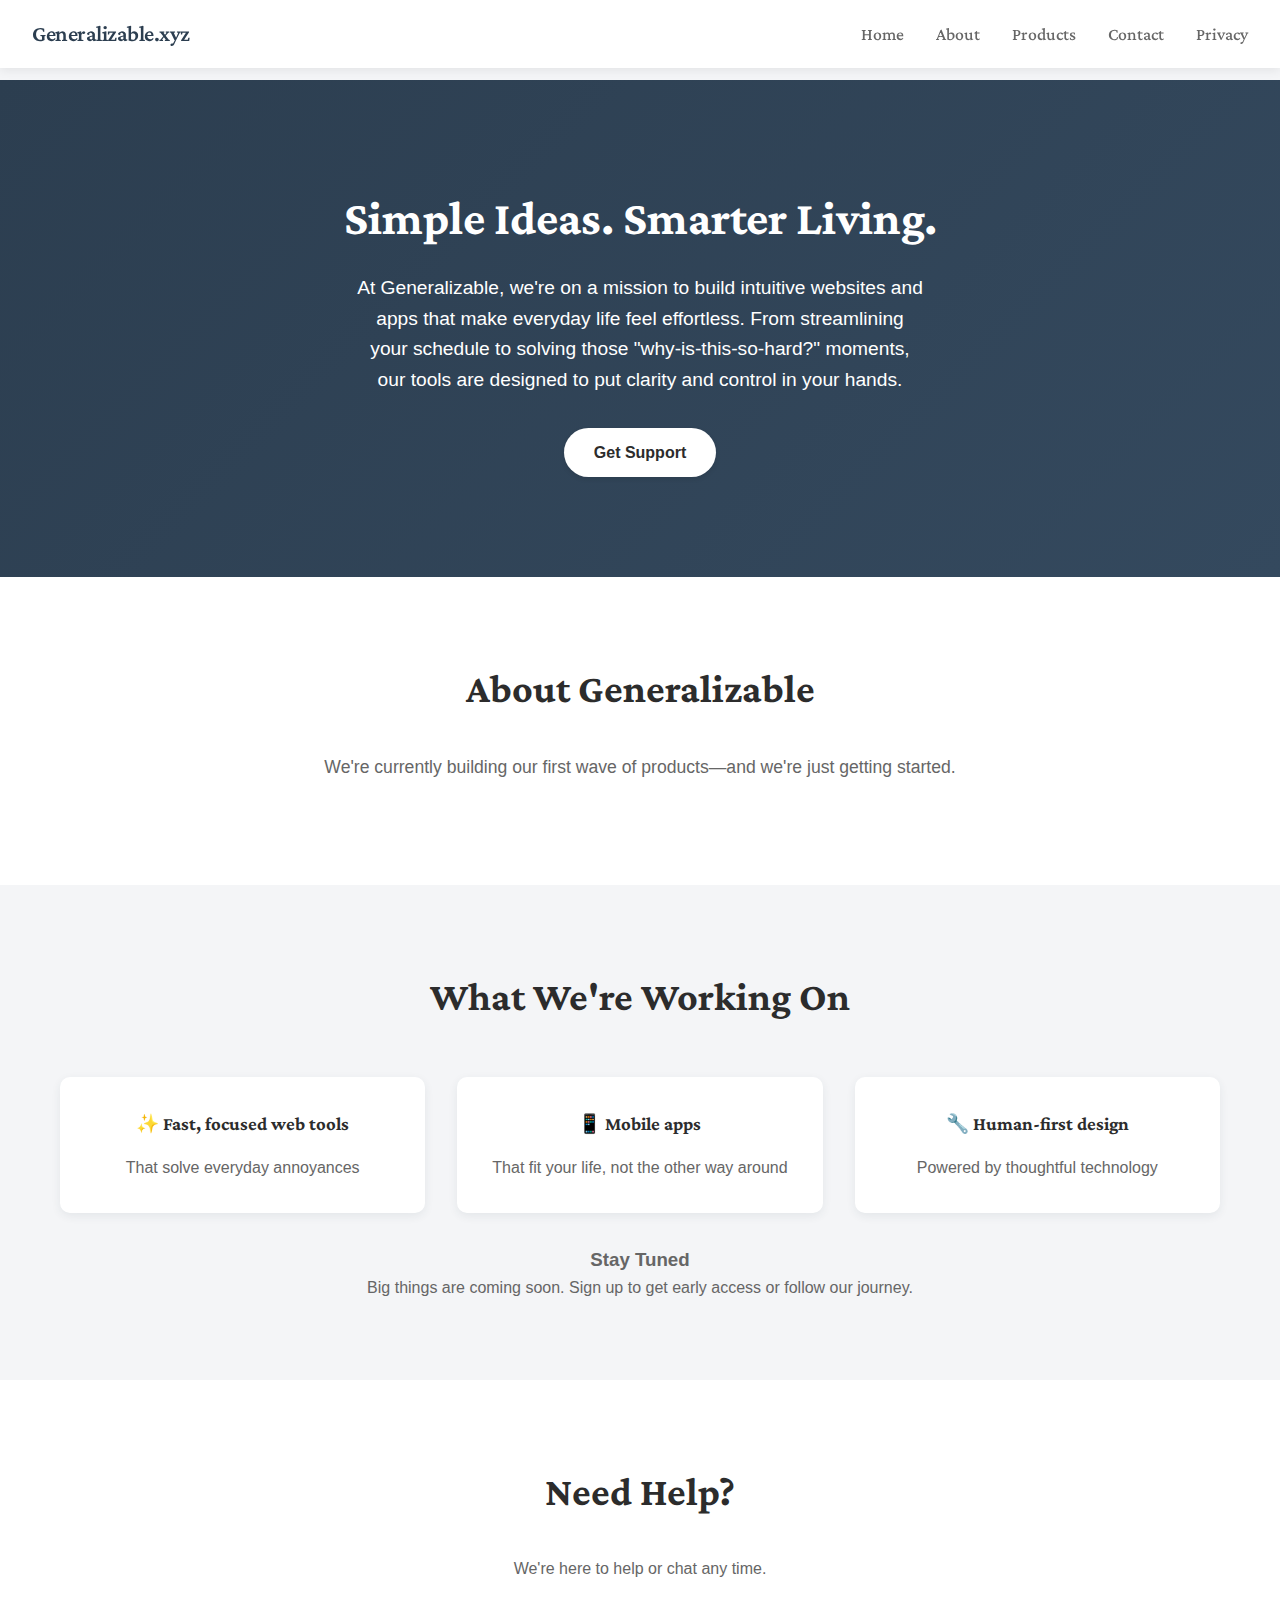
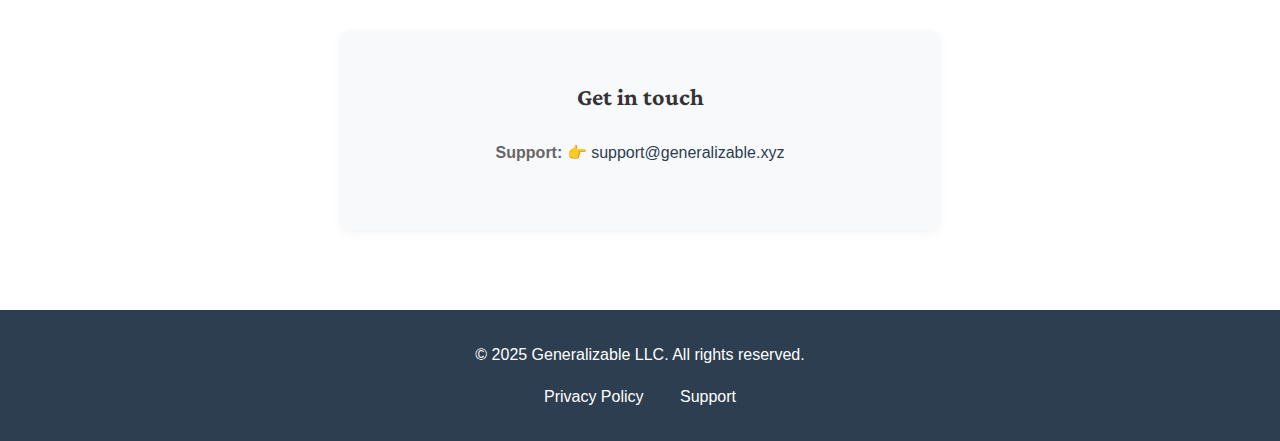
<file: index.html>
<!DOCTYPE html>
<html lang="en">
<head>
    <meta charset="UTF-8">
    <meta name="viewport" content="width=device-width, initial-scale=1.0">
    <title>Generalizable - Simple Ideas. Smarter Living.</title>
    <link rel="preconnect" href="https://fonts.googleapis.com">
    <link rel="preconnect" href="https://fonts.gstatic.com" crossorigin>
    <link href="https://fonts.googleapis.com/css2?family=Crimson+Pro:ital,wght@0,200..900;1,200..900&display=swap" rel="stylesheet">
    <link rel="stylesheet" href="styles.css">
</head>
<body>
    <header>
        <nav>
            <a href="index.html" class="logo">
                <span class="logo-text">Generalizable.xyz</span>
            </a>
            <button class="mobile-menu-toggle" aria-label="Toggle menu">
                <span></span>
                <span></span>
                <span></span>
            </button>
            <ul class="nav-links">
                <li><a href="#home">Home</a></li>
                <li><a href="#about">About</a></li>
                <li><a href="#apps">Products</a></li>
                <li><a href="#contact">Contact</a></li>
                <li><a href="privacy.html">Privacy</a></li>
            </ul>
        </nav>
    </header>

    <main>
        <section id="home" class="hero">
            <div class="hero-content">
                <h2>Simple Ideas. Smarter Living.</h2>
                <p>At Generalizable, we're on a mission to build intuitive websites and apps that make everyday life feel effortless. From streamlining your schedule to solving those "why-is-this-so-hard?" moments, our tools are designed to put clarity and control in your hands.</p>
                <a href="#contact" class="cta-button">Get Support</a>
            </div>
        </section>

        <section id="about" class="about">
            <div class="container">
                <h2>About Generalizable</h2>
                <p>We're currently building our first wave of products—and we're just getting started.</p>
            </div>
        </section>

        <section id="apps" class="apps">
            <div class="container">
                <h2>What We're Working On</h2>
                <div class="apps-grid">
                    <div class="app-placeholder">
                        <h3>✨ Fast, focused web tools</h3>
                        <p>That solve everyday annoyances</p>
                    </div>
                    <div class="app-placeholder">
                        <h3>📱 Mobile apps</h3>
                        <p>That fit your life, not the other way around</p>
                    </div>
                    <div class="app-placeholder">
                        <h3>🔧 Human-first design</h3>
                        <p>Powered by thoughtful technology</p>
                    </div>
                </div>
                <div style="text-align: center; margin-top: 2rem;">
                    <h3>Stay Tuned</h3>
                    <p>Big things are coming soon. Sign up to get early access or follow our journey.</p>
                </div>
            </div>
        </section>

        <section id="contact" class="contact">
            <div class="container">
                <h2>Need Help?</h2>
                <p style="text-align: center;">We're here to help or chat any time.</p>
                <div class="contact-details-centered">
                    <h3>Get in touch</h3>
                    <p><strong>Support:</strong> 👉 <a href="mailto:support@generalizable.xyz">support@generalizable.xyz</a></p>
                </div>
            </div>
        </section>
    </main>

    <footer>
        <div class="container">
            <p>&copy; 2025 Generalizable LLC. All rights reserved.</p>
            <div class="footer-links">
                <a href="privacy.html">Privacy Policy</a>
                <a href="#contact">Support</a>
            </div>
        </div>
    </footer>

    <script src="script.js"></script>
</body>
</html>
</file>
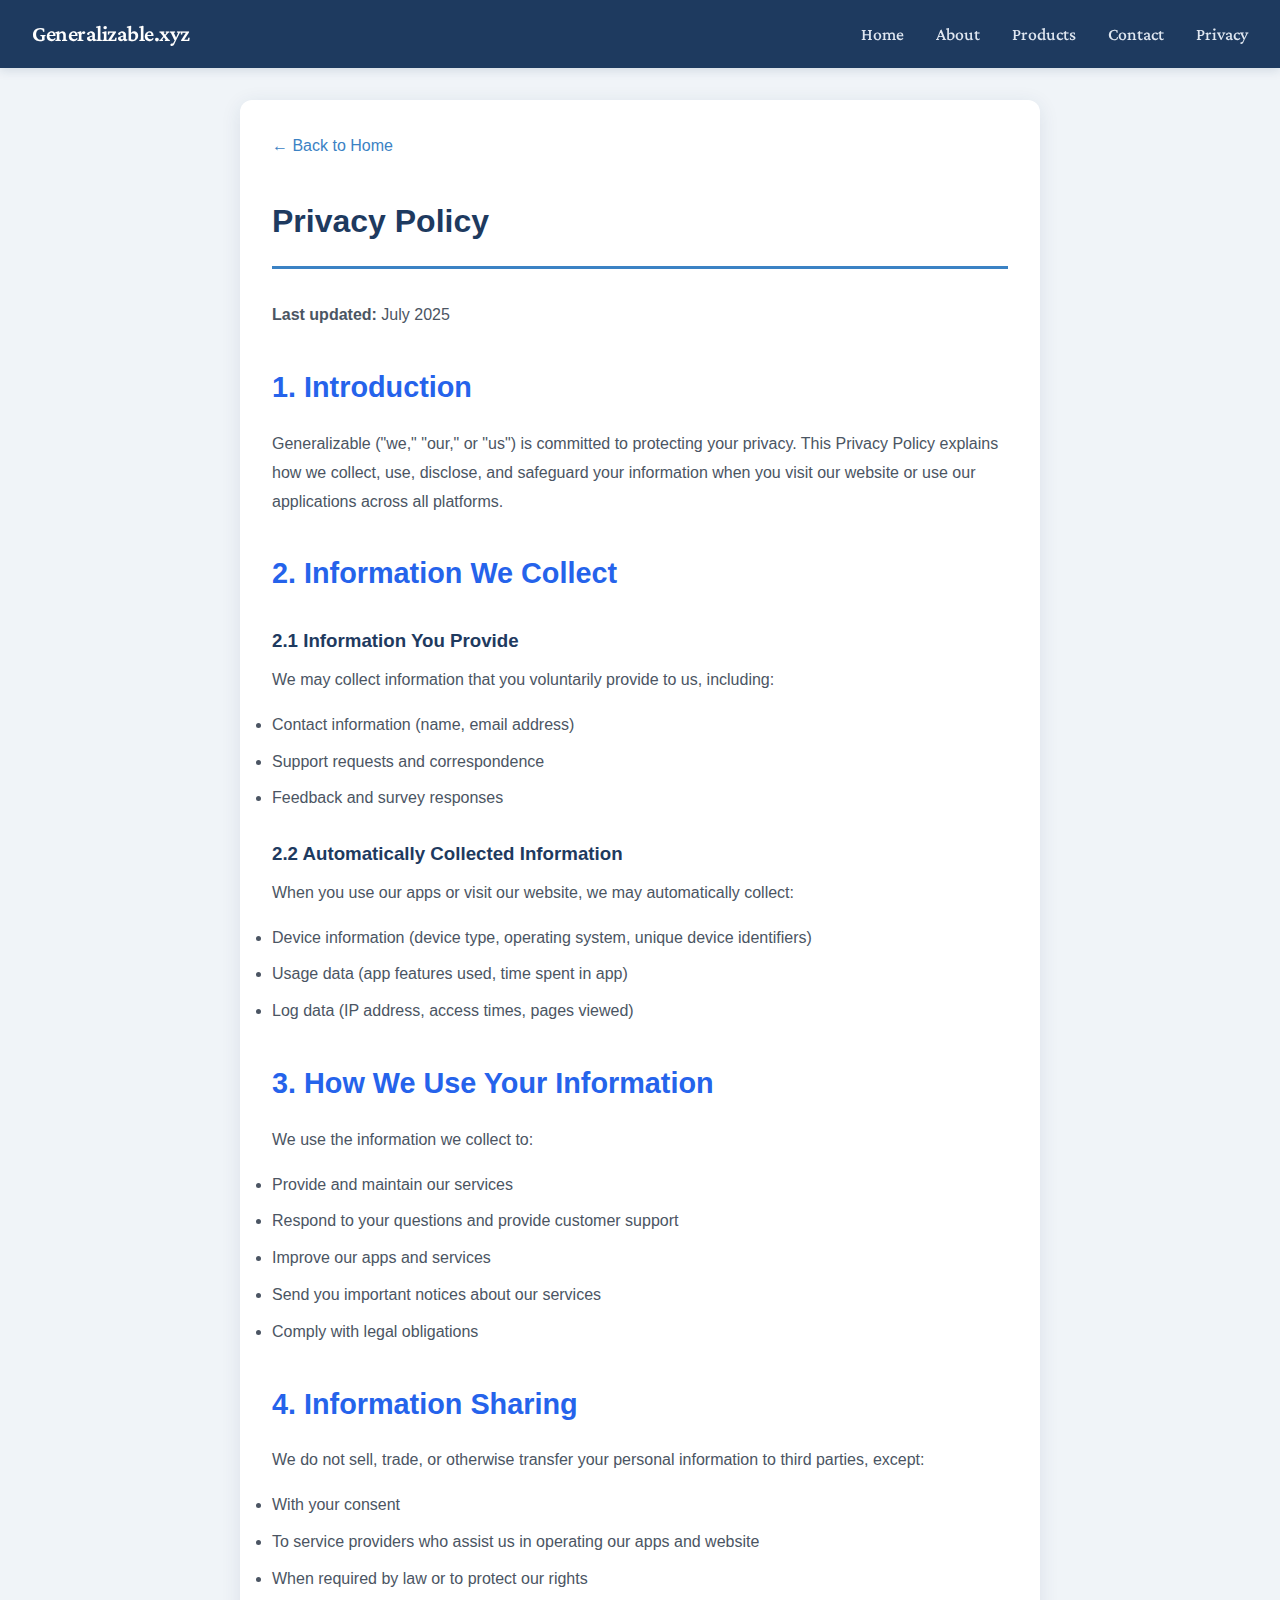
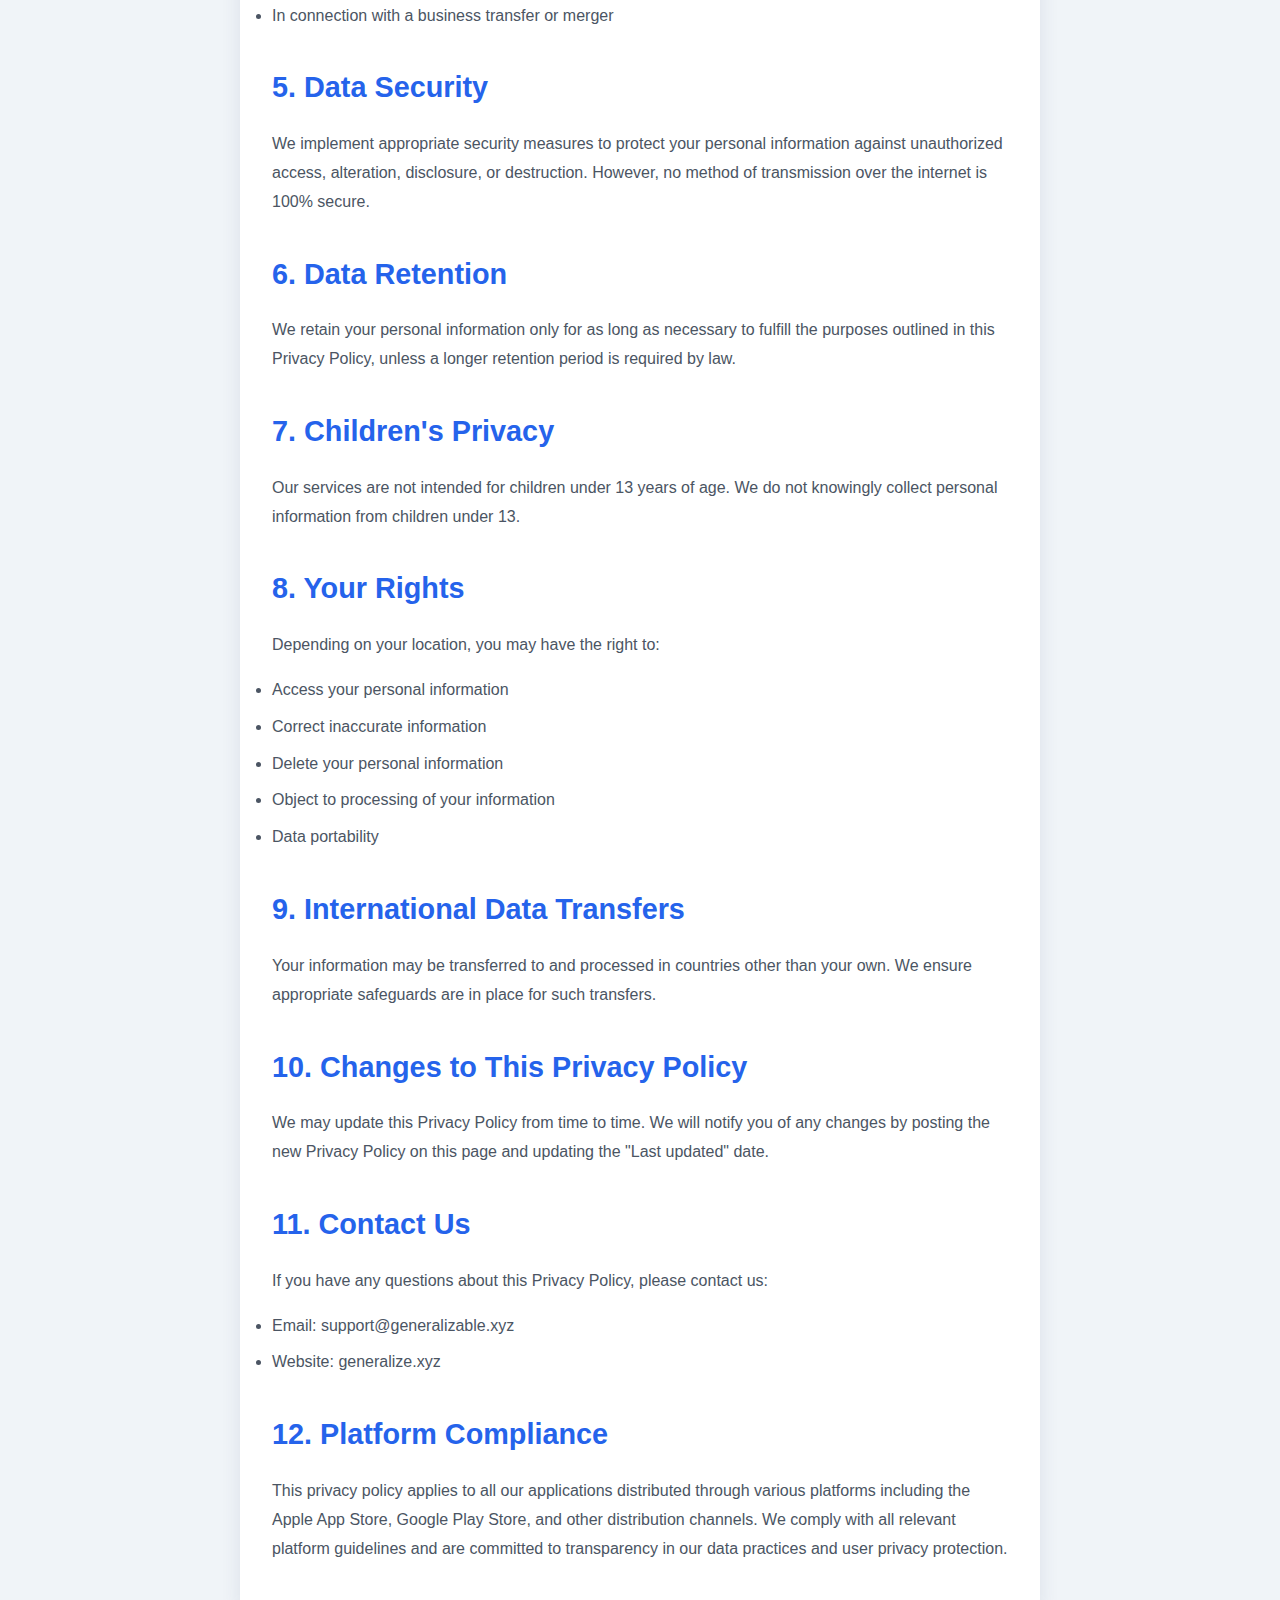
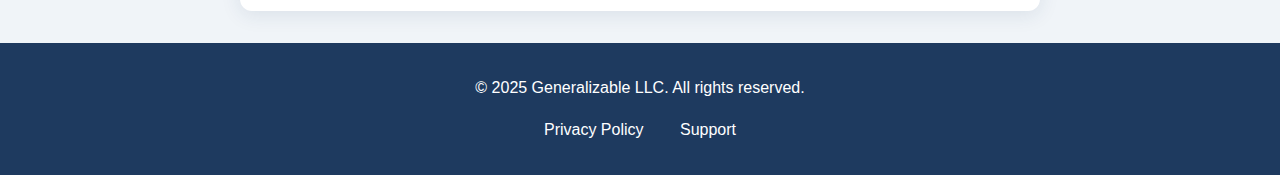
<file: privacy.html>
<!DOCTYPE html>
<html lang="en">
<head>
    <meta charset="UTF-8">
    <meta name="viewport" content="width=device-width, initial-scale=1.0">
    <title>Privacy Policy - Generalizable</title>
    <link rel="preconnect" href="https://fonts.googleapis.com">
    <link rel="preconnect" href="https://fonts.gstatic.com" crossorigin>
    <link href="https://fonts.googleapis.com/css2?family=Crimson+Pro:ital,wght@0,200..900;1,200..900&display=swap" rel="stylesheet">
    <link rel="stylesheet" href="styles.css">
    <style>
        body {
            background: #f0f4f8;
        }
        header {
            background: #1e3a5f;
            box-shadow: 0 2px 10px rgba(30, 58, 95, 0.15);
        }
        header .logo-text {
            color: #ffffff;
        }
        header .nav-links a {
            color: #e0e7f1;
        }
        header .nav-links a:hover {
            color: #ffffff;
        }
        .privacy-content {
            max-width: 800px;
            margin: 0 auto;
            padding: 2rem;
            line-height: 1.8;
            background: #ffffff;
            border-radius: 12px;
            box-shadow: 0 4px 20px rgba(30, 58, 95, 0.1);
            margin-top: 2rem;
            margin-bottom: 2rem;
        }
        .privacy-content h1 {
            color: #1e3a5f;
            border-bottom: 3px solid #3b82c4;
            padding-bottom: 1rem;
            margin-bottom: 2rem;
        }
        .privacy-content h2 {
            color: #2563eb;
            margin-top: 2rem;
            margin-bottom: 1rem;
            font-size: 1.8rem;
        }
        .privacy-content h3 {
            color: #1e3a5f;
            margin-top: 1.5rem;
            margin-bottom: 0.5rem;
        }
        .privacy-content p {
            margin-bottom: 1rem;
            color: #4b5563;
        }
        .privacy-content ul li {
            color: #4b5563;
            margin-bottom: 0.5rem;
        }
        .privacy-content a {
            color: #3b82c4;
        }
        .privacy-content a:hover {
            color: #2563eb;
        }
        .back-link {
            display: inline-block;
            margin-bottom: 2rem;
            color: #3b82c4;
            text-decoration: none;
            font-weight: 500;
        }
        .back-link:hover {
            text-decoration: underline;
            color: #2563eb;
        }
        footer {
            background: #1e3a5f;
        }
        footer a:hover {
            color: #93c5fd;
        }
        
        /* Mobile menu button styles */
        .mobile-menu-toggle {
            display: none;
            background: none;
            border: none;
            cursor: pointer;
            padding: 0.5rem;
            flex-direction: column;
            gap: 4px;
            align-items: center;
            justify-content: center;
        }
        
        .mobile-menu-toggle span {
            display: block;
            width: 25px;
            height: 3px;
            background: #ffffff;
            transition: 0.3s;
            border-radius: 2px;
        }
        
        /* Mobile styles for privacy page */
        @media (max-width: 768px) {
            header {
                overflow: visible;
            }
            
            nav {
                position: relative;
                overflow: visible;
            }
            
            .mobile-menu-toggle {
                display: flex;
                position: relative;
                z-index: 1001;
            }
            
            .nav-links {
                display: none;
                position: absolute;
                top: 100%;
                left: 0;
                right: 0;
                background: #1e3a5f;
                flex-direction: column;
                padding: 1rem;
                box-shadow: 0 5px 20px rgba(0,0,0,0.3);
                gap: 0.5rem;
                z-index: 1000;
                border-top: 2px solid rgba(255,255,255,0.1);
            }
            
            .nav-links.active {
                display: flex !important;
                visibility: visible !important;
                opacity: 1 !important;
            }
            
            .privacy-content {
                margin: 1rem;
                padding: 1.5rem;
            }
            
            .privacy-content h1 {
                font-size: 1.75rem;
            }
            
            .privacy-content h2 {
                font-size: 1.5rem;
            }
        }
    </style>
</head>
<body>
    <header>
        <nav>
            <a href="index.html" class="logo">
                <span class="logo-text">Generalizable.xyz</span>
            </a>
            <button class="mobile-menu-toggle" aria-label="Toggle menu">
                <span></span>
                <span></span>
                <span></span>
            </button>
            <ul class="nav-links">
                <li><a href="index.html">Home</a></li>
                <li><a href="index.html#about">About</a></li>
                <li><a href="index.html#apps">Products</a></li>
                <li><a href="index.html#contact">Contact</a></li>
                <li><a href="privacy.html">Privacy</a></li>
            </ul>
        </nav>
    </header>

    <main style="margin-top: 100px;">
        <div class="privacy-content">
            <a href="index.html" class="back-link">← Back to Home</a>
            
            <h1>Privacy Policy</h1>
            <p><strong>Last updated:</strong> July 2025</p>

            <h2>1. Introduction</h2>
            <p>Generalizable ("we," "our," or "us") is committed to protecting your privacy. This Privacy Policy explains how we collect, use, disclose, and safeguard your information when you visit our website or use our applications across all platforms.</p>

            <h2>2. Information We Collect</h2>
            
            <h3>2.1 Information You Provide</h3>
            <p>We may collect information that you voluntarily provide to us, including:</p>
            <ul>
                <li>Contact information (name, email address)</li>
                <li>Support requests and correspondence</li>
                <li>Feedback and survey responses</li>
            </ul>

            <h3>2.2 Automatically Collected Information</h3>
            <p>When you use our apps or visit our website, we may automatically collect:</p>
            <ul>
                <li>Device information (device type, operating system, unique device identifiers)</li>
                <li>Usage data (app features used, time spent in app)</li>
                <li>Log data (IP address, access times, pages viewed)</li>
            </ul>

            <h2>3. How We Use Your Information</h2>
            <p>We use the information we collect to:</p>
            <ul>
                <li>Provide and maintain our services</li>
                <li>Respond to your questions and provide customer support</li>
                <li>Improve our apps and services</li>
                <li>Send you important notices about our services</li>
                <li>Comply with legal obligations</li>
            </ul>

            <h2>4. Information Sharing</h2>
            <p>We do not sell, trade, or otherwise transfer your personal information to third parties, except:</p>
            <ul>
                <li>With your consent</li>
                <li>To service providers who assist us in operating our apps and website</li>
                <li>When required by law or to protect our rights</li>
                <li>In connection with a business transfer or merger</li>
            </ul>

            <h2>5. Data Security</h2>
            <p>We implement appropriate security measures to protect your personal information against unauthorized access, alteration, disclosure, or destruction. However, no method of transmission over the internet is 100% secure.</p>

            <h2>6. Data Retention</h2>
            <p>We retain your personal information only for as long as necessary to fulfill the purposes outlined in this Privacy Policy, unless a longer retention period is required by law.</p>

            <h2>7. Children's Privacy</h2>
            <p>Our services are not intended for children under 13 years of age. We do not knowingly collect personal information from children under 13.</p>

            <h2>8. Your Rights</h2>
            <p>Depending on your location, you may have the right to:</p>
            <ul>
                <li>Access your personal information</li>
                <li>Correct inaccurate information</li>
                <li>Delete your personal information</li>
                <li>Object to processing of your information</li>
                <li>Data portability</li>
            </ul>

            <h2>9. International Data Transfers</h2>
            <p>Your information may be transferred to and processed in countries other than your own. We ensure appropriate safeguards are in place for such transfers.</p>

            <h2>10. Changes to This Privacy Policy</h2>
            <p>We may update this Privacy Policy from time to time. We will notify you of any changes by posting the new Privacy Policy on this page and updating the "Last updated" date.</p>

            <h2>11. Contact Us</h2>
            <p>If you have any questions about this Privacy Policy, please contact us:</p>
            <ul>
                <li>Email: support@generalizable.xyz</li>
                <li>Website: generalize.xyz</li>
            </ul>

            <h2>12. Platform Compliance</h2>
            <p>This privacy policy applies to all our applications distributed through various platforms including the Apple App Store, Google Play Store, and other distribution channels. We comply with all relevant platform guidelines and are committed to transparency in our data practices and user privacy protection.</p>
        </div>
    </main>

    <footer>
        <div class="container">
            <p>&copy; 2025 Generalizable LLC. All rights reserved.</p>
            <div class="footer-links">
                <a href="privacy.html">Privacy Policy</a>
                <a href="index.html#contact">Support</a>
            </div>
        </div>
    </footer>
    
    <script src="script.js"></script>
</body>
</html>
</file>
<file: styles.css>
* {
    margin: 0;
    padding: 0;
    box-sizing: border-box;
}

body {
    font-family: -apple-system, BlinkMacSystemFont, 'Segoe UI', Roboto, Oxygen, Ubuntu, sans-serif;
    line-height: 1.6;
    color: #666;
    background: #f4f5f7;
}

.container {
    max-width: 1200px;
    margin: 0 auto;
    padding: 0 20px;
}

header {
    background: #ffffff;
    box-shadow: 0 2px 10px rgba(0,0,0,0.08);
    position: fixed;
    width: 100%;
    top: 0;
    z-index: 1000;
}

nav {
    display: flex;
    justify-content: space-between;
    align-items: center;
    padding: 1rem 2rem;
    flex-wrap: wrap;
}

.logo {
    display: flex;
    align-items: center;
    gap: 12px;
    text-decoration: none;
}

.logo-img {
    height: 40px;
    width: auto;
    max-width: 200px;
    display: block;
}

.logo-text {
    font-family: 'Crimson Pro', serif;
    font-size: 1.4rem;
    font-weight: 600;
    color: #2c3e50;
    letter-spacing: -0.5px;
}

.nav-links {
    display: flex;
    list-style: none;
    gap: 2rem;
}

/* Mobile menu button */
.mobile-menu-toggle {
    display: none;
    background: none;
    border: none;
    cursor: pointer;
    padding: 0.5rem;
    flex-direction: column;
    gap: 4px;
    align-items: center;
    justify-content: center;
}

.mobile-menu-toggle span {
    display: block;
    width: 25px;
    height: 3px;
    background: #2c3e50;
    transition: 0.3s;
    border-radius: 2px;
}

.nav-links a {
    font-family: 'Crimson Pro', serif;
    text-decoration: none;
    color: #666;
    font-weight: 500;
    font-size: 1.1rem;
    transition: color 0.3s;
}

.nav-links a:hover {
    color: #2c3e50;
}

main {
    margin-top: 80px;
}

.hero {
    background: linear-gradient(135deg, #2c3e50, #34495e);
    color: white;
    padding: 100px 0;
    text-align: center;
}

.hero-content h2 {
    font-family: 'Crimson Pro', serif;
    font-size: 3rem;
    margin-bottom: 1rem;
}

.hero-content p {
    font-size: 1.2rem;
    margin-bottom: 2rem;
    max-width: 600px;
    margin-left: auto;
    margin-right: auto;
    padding: 0 1rem;
}

.cta-button {
    display: inline-block;
    background: #fff;
    color: #2c2c2c;
    padding: 12px 30px;
    text-decoration: none;
    border-radius: 25px;
    font-weight: 600;
    transition: all 0.3s;
    box-shadow: 0 2px 5px rgba(0,0,0,0.1);
}

.cta-button:hover {
    transform: translateY(-2px);
    box-shadow: 0 4px 10px rgba(0,0,0,0.15);
}

.about, .apps, .contact {
    padding: 80px 0;
}

.about {
    background: #ffffff;
}

.about h2, .apps h2, .contact h2 {
    font-family: 'Crimson Pro', serif;
    font-size: 2.5rem;
    margin-bottom: 2rem;
    text-align: center;
    color: #2c2c2c;
}

.about p {
    font-size: 1.1rem;
    margin-bottom: 1.5rem;
    max-width: 800px;
    margin-left: auto;
    margin-right: auto;
    color: #666;
    text-align: center;
}

.apps {
    background: #f4f5f7;
}

.apps-grid {
    display: grid;
    grid-template-columns: repeat(auto-fit, minmax(300px, 1fr));
    gap: 2rem;
    margin-top: 3rem;
}

.app-placeholder {
    background: #ffffff;
    padding: 2rem;
    border-radius: 10px;
    box-shadow: 0 3px 10px rgba(44, 62, 80, 0.08);
    text-align: center;
    transition: transform 0.3s, box-shadow 0.3s;
}

.app-placeholder:hover {
    transform: translateY(-5px);
    box-shadow: 0 5px 20px rgba(44, 62, 80, 0.12);
}

.app-placeholder h3 {
    font-family: 'Crimson Pro', serif;
    color: #2c2c2c;
    margin-bottom: 1rem;
}

.app-placeholder p {
    color: #666;
}

.contact {
    background: #ffffff;
}

.contact-details-centered {
    background: #f8f9fb;
    padding: 3rem;
    border-radius: 10px;
    box-shadow: 0 3px 10px rgba(0,0,0,0.05);
    max-width: 600px;
    margin: 3rem auto 0;
    text-align: center;
}


.contact-details-centered h3 {
    font-family: 'Crimson Pro', serif;
    color: #333;
    margin-bottom: 1.5rem;
    font-size: 1.5rem;
}

.contact-details-centered p {
    margin-bottom: 1rem;
    color: #666;
}

.contact-details-centered a {
    color: #2c3e50;
    text-decoration: none;
    font-weight: 500;
}

.contact-details-centered a:hover {
    text-decoration: underline;
}

footer {
    background: #2c3e50;
    color: white;
    padding: 2rem 0;
    text-align: center;
}

.footer-links {
    margin-top: 1rem;
}

.footer-links a {
    color: white;
    text-decoration: none;
    margin: 0 1rem;
    transition: color 0.3s;
}

.footer-links a:hover {
    color: #bdc3c7;
}

@media (max-width: 768px) {
    /* Navigation */
    header {
        position: fixed;
        overflow: visible;
    }
    
    nav {
        padding: 1rem;
        position: relative;
        overflow: visible;
    }
    
    .mobile-menu-toggle {
        display: flex;
        position: relative;
        z-index: 1001;
    }
    
    .nav-links {
        display: none;
        position: absolute;
        top: 100%;
        left: 0;
        right: 0;
        background: #ffffff;
        flex-direction: column;
        padding: 1rem;
        box-shadow: 0 5px 20px rgba(0,0,0,0.2);
        gap: 0.5rem;
        z-index: 1000;
        border-top: 2px solid #f0f0f0;
    }
    
    .nav-links.active {
        display: flex !important;
        visibility: visible !important;
        opacity: 1 !important;
        transform: translateY(0) !important;
    }
    
    .nav-links a {
        font-size: 1rem;
        padding: 0.25rem 0.5rem;
    }
    
    .logo-img {
        height: 30px;
        max-width: 150px;
    }
    
    .logo-text {
        font-size: 1.2rem;
    }
    
    /* Hero Section */
    .hero {
        padding: 60px 20px;
    }
    
    .hero-content h2 {
        font-size: 1.75rem;
        line-height: 1.3;
    }
    
    .hero-content p {
        font-size: 1rem;
        padding: 0 1rem;
    }
    
    /* About Section */
    .about, .apps, .contact {
        padding: 60px 20px;
    }
    
    .about h2, .apps h2, .contact h2 {
        font-size: 2rem;
    }
    
    .about p {
        font-size: 1rem;
        padding: 0 1rem;
    }
    
    /* Apps Grid */
    .apps-grid {
        grid-template-columns: 1fr;
        gap: 1.5rem;
        padding: 0 1rem;
    }
    
    .app-placeholder {
        padding: 1.5rem;
    }
    
    .app-placeholder h3 {
        font-size: 1.2rem;
    }
    
    /* Contact Section */
    .contact-details-centered {
        padding: 2rem 1.5rem;
        margin: 2rem 1rem 0;
    }
    
    /* Main container padding */
    .container {
        padding: 0 15px;
    }
    
    /* Footer */
    footer {
        padding: 1.5rem 0;
    }
    
    .footer-links {
        flex-direction: column;
        gap: 0.5rem;
    }
    
    .footer-links a {
        margin: 0.25rem 0;
    }
}

/* Extra small devices */
@media (max-width: 480px) {
    .hero-content h2 {
        font-size: 1.5rem;
    }
    
    .nav-links {
        gap: 0.5rem;
    }
    
    .nav-links a {
        font-size: 0.9rem;
    }
    
    .about h2, .apps h2, .contact h2 {
        font-size: 1.75rem;
    }
}

/* Ensure smooth scrolling accounts for fixed header */
section {
    scroll-margin-top: 100px;
}

@media (max-width: 768px) {
    section {
        scroll-margin-top: 120px;
    }
}
</file>
